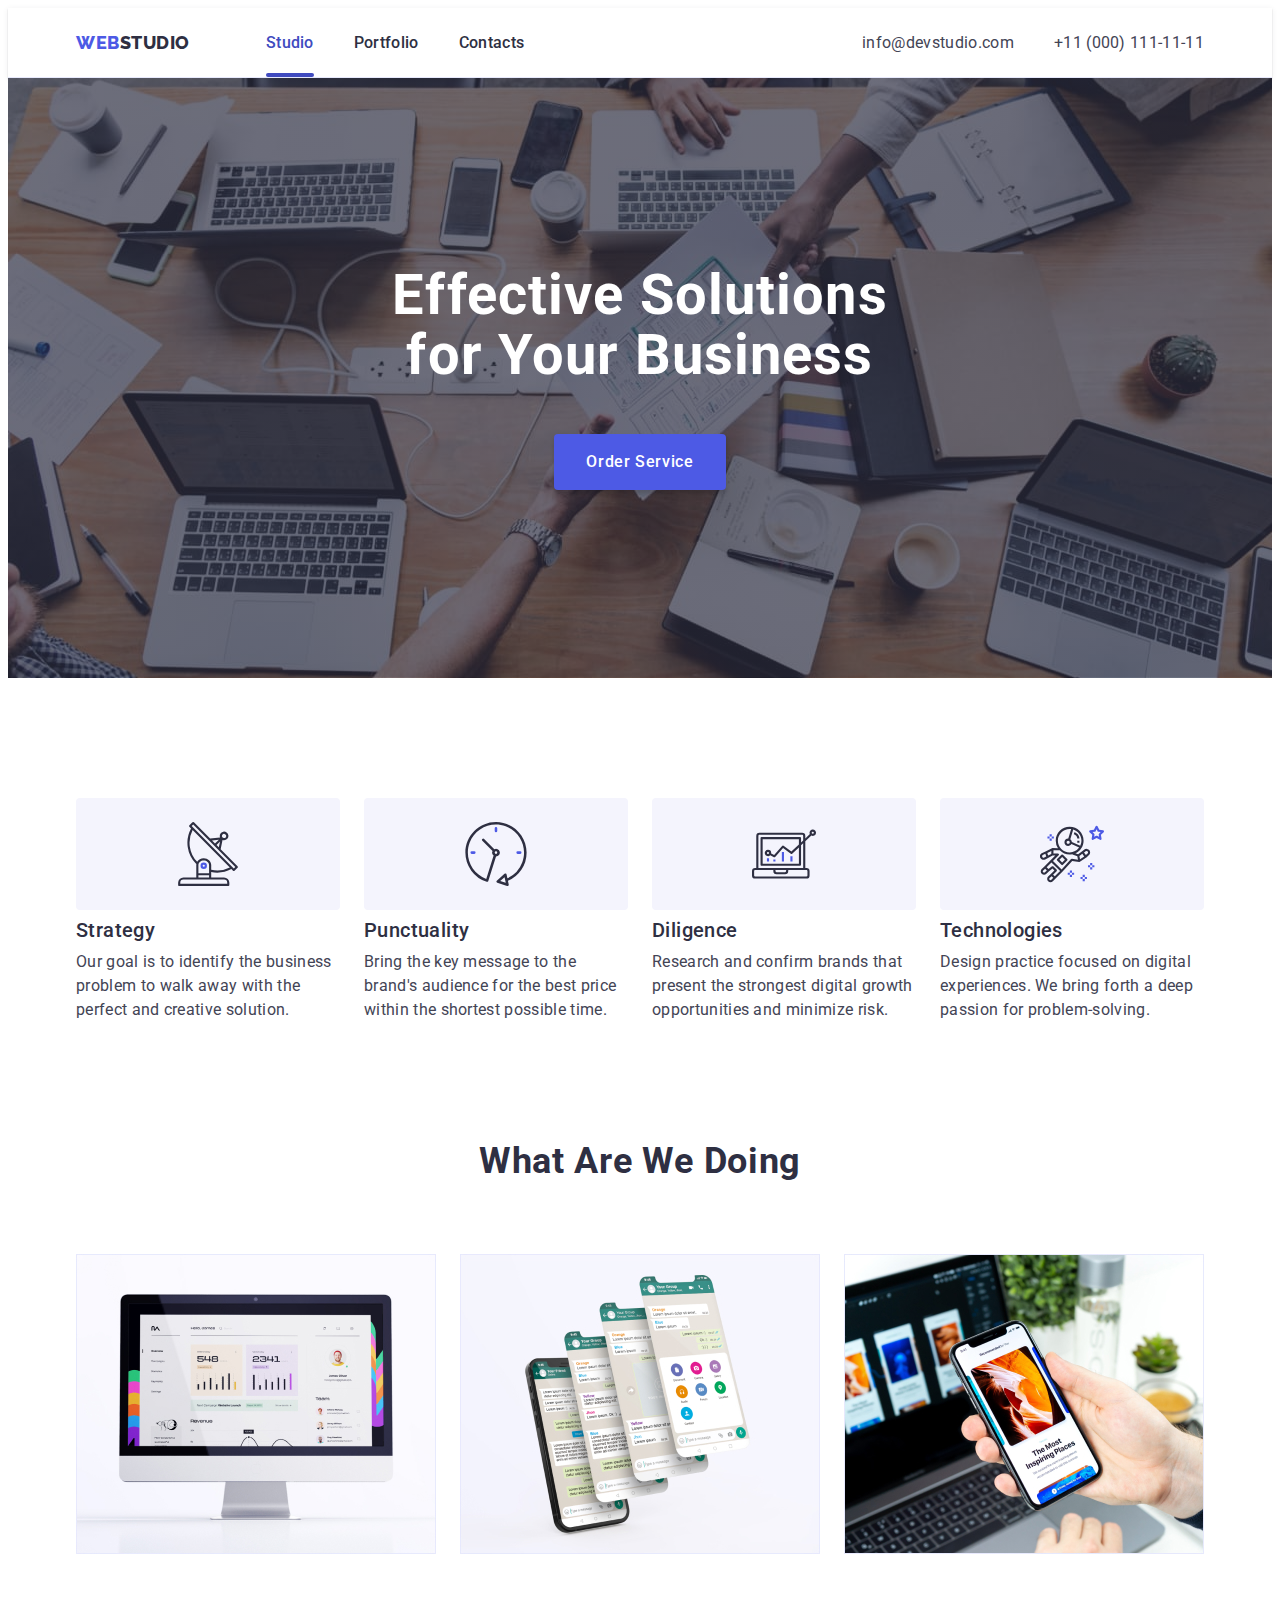
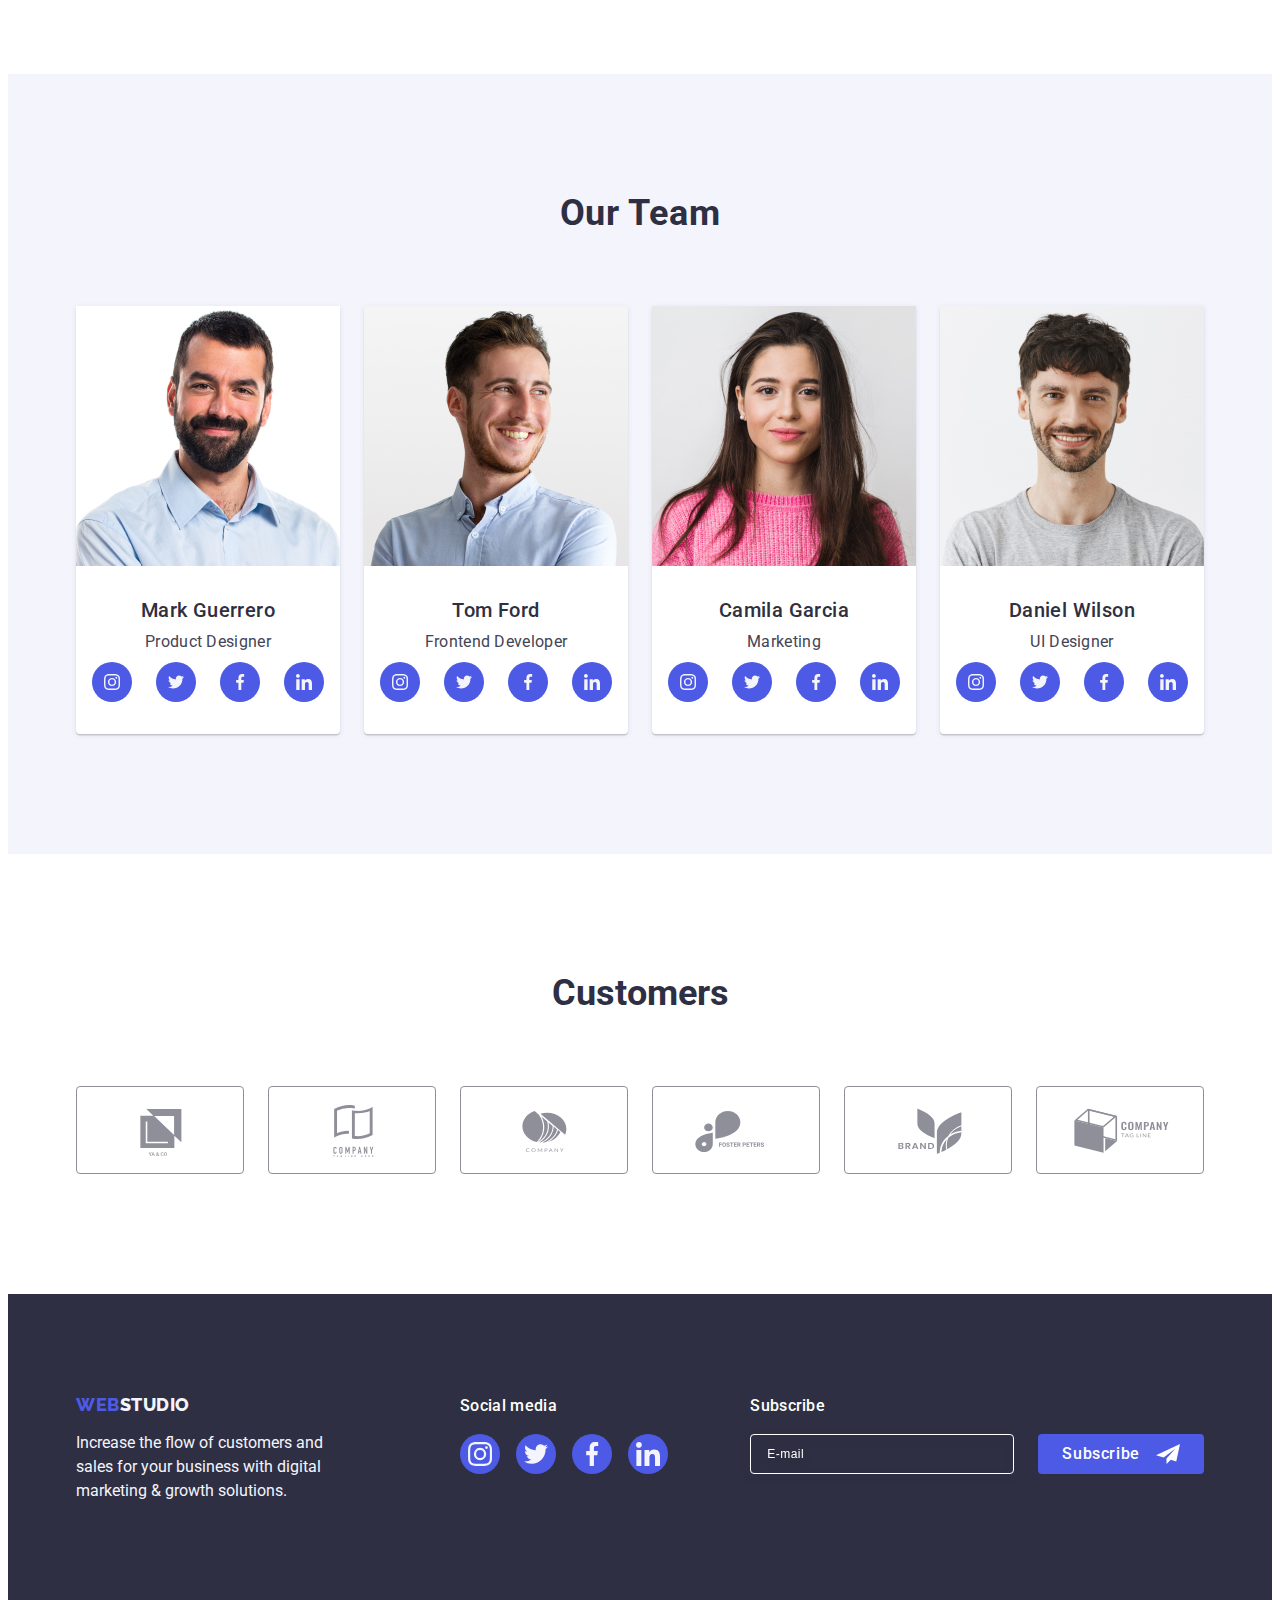
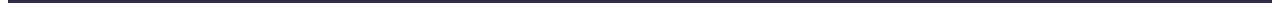
<file: index.html>
<!DOCTYPE html>
<html lang="en">
<head>
    <meta charset="UTF-8">
    <meta http-equiv="X-UA-Compatible" content="IE=edge">
    <meta name="viewport" content="width=device-width, initial-scale=1.0">
    <title>Document</title>
    <link rel="preconnect" href="https://fonts.googleapis.com">
    <link rel="preconnect" href="https://fonts.gstatic.com" crossorigin>
    <link href="https://fonts.googleapis.com/css2?family=Raleway:wght@800&family=Roboto:wght@400;500;700;900&display=swap"
      rel="stylesheet">
      <link rel="stylesheet" href="https://cdnjs.cloudflare.com/ajax/libs/modern-normalize/2.0.0/modern-normalize.min.css" integrity="sha512-4xo8blKMVCiXpTaLzQSLSw3KFOVPWhm/TRtuPVc4WG6kUgjH6J03IBuG7JZPkcWMxJ5huwaBpOpnwYElP/m6wg==" crossorigin="anonymous" referrerpolicy="no-referrer" />
    <link rel="stylesheet" href="./css/styles.css">
</head>
  <body class="page">
    <header class="page-header">
      <div class="container header-container">
        <nav class="header-nav">
          <a href="./index.html" class="logo-link link">Web<span class="logo-link-color">Studio</span>
          </a>
          <ul class="site-nav list">
            <li class="item"><a href="./index.html" class="nav-list list link current">Studio</a></li>
            <li class="item"><a href="./portfolio.html" class="nav-list list link">Portfolio</a></li>
            <li class="item"><a href="" class="nav-list list link">Contacts</a></li>
          </ul>
        </nav>
        <address class="address">
          <ul class="address-list list">
            <li class="item"><a href="mailto:info@devstudio.com" class="address-link link">info@devstudio.com</a></li>
            <li class="item"><a href="tel:+110001111111" class="address-link link">+11 (000) 111-11-11</a></li>
          </ul>
        </address>
      </div>
    </header>
    <main>    
    <section class="hero">
      <div class="container">
          <h1 class="hero-title">Effective Solutions for Your Business</h1>
          <button type="button" class="hero-button" data-modal-open>Order Service</button>
      </div>
    </section>
    <section class="features">
      <div class="container">
        <h2 class="visually-hidden">Our Features</h2>
        <ul class="list benefits">
          <li class="benefits-list">
            <div class="benefits-icons">
              <svg class="features-icons" width="64" height="64">
                <use href="./images/icons.svg#icon-antenna"></use>
              </svg>
            </div>
            <h3 class="features-list">Strategy</h3>
            <p class="features-list-text">
              Our goal is to identify the business
              problem to walk away with the perfect and creative solution.
            </p>
          </li>
          <li class="benefits-list">
             <div class="benefits-icons">
              <svg class="features-icons" width="64" height="64">
                <use href="./images/icons.svg#icon-clock"></use>
              </svg>
            </div>
            <h3 class="features-list">Punctuality</h3>
            <p class="features-list-text">
              Bring the key message to the brand's audience for the best price within the shortest possible time.
            </p>
          </li>
          <li class="benefits-list">
             <div class="benefits-icons">
              <svg class="features-icons" width="64" height="64">
                <use href="./images/icons.svg#icon-diagram"></use>
              </svg>
            </div>
            <h3 class="features-list">Diligence</h3>
            <p class="features-list-text">
              Research and confirm brands that present the strongest digital growth opportunities and minimize risk.
            </p>
          </li>
          <li class="benefits-list">
             <div class="benefits-icons">
              <svg class="features-icons" width="64" height="64">
                <use href="./images/icons.svg#icon-astronaut"></use>
              </svg>
            </div>
            <h3 class="features-list">Technologies</h3>
            <p class="features-list-text">
              Design practice focused on digital experiences. We bring forth a deep passion for problem-solving.
            </p>
          </li>
        </ul>
      </div>
    </section>
    <section class="work">
      <div class="container">
        <h2 class="work-title">What are we doing</h2>
        <ul class="list work-item">
          <li class="work-pic">
            <img src="./images/mac.jpg" alt="monitor" width="360" />
          </li>
          <li class="work-pic">
            <img src="./images/screenshot.jpg" alt="screenshots" width="360" />
          </li>
          <li class="work-pic">
            <img src="./images/phone.jpg" alt="smartphone" width="360" />
          </li>
        </ul>
        </div>
        </section>
    <section class="team">
        <div class="container">  
          <h2 class="team-title">Our Team</h2>
          <ul class="list team-content">
            <li class="team-list">
              <img src="./images/img.jpg" alt="Product Designer" width="264" />
               <div class="team-description">
                <h3 class="team-list-title">Mark Guerrero</h3>
                <p class="team-item">
                  Product Designer
                </p>
                <ul class="team-soc-list list">
                  <li class="team-soc-item">
                    <a 
                       href="" 
                       class="team-soc-link link" 
                       target="_blank" 
                       rel="noopener noreferrer">
                      <svg class="team-soc-icon" width="16" height="16">
                        <use href="./images/icons.svg#icon-instagram-2"></use>
                      </svg> 
                    </a>
                  </li>
                  <li class="team-soc-item">
                    <a 
                       href="" 
                       class="team-soc-link link" 
                       target="_blank" 
                       rel="noopener noreferrer">
                      <svg class="team-soc-icon" width="16" height="16">
                        <use href="./images/icons.svg#icon-twitter-1"></use>
                      </svg>
                    </a>
                  </li>
                  <li class="team-soc-item">
                    <a 
                       href="" 
                       class="team-soc-link link" 
                       target="_blank" 
                       rel="noopener noreferrer">
                      <svg class="team-soc-icon" width="16" height="16">
                        <use href="./images/icons.svg#icon-facebook-1"></use>
                      </svg>
                    </a>
                  </li>
                  <li class="team-soc-item">
                    <a 
                       href="" 
                       class="team-soc-link link" 
                       target="_blank" 
                       rel="noopener noreferrer">
                      <svg class="team-soc-icon" width="16" height="16">
                        <use href="./images/icons.svg#icon-linkedin-1"></use>
                      </svg>
                    </a>
                  </li>
                </ul>
               </div>
            </li>
            <li class="team-list">
              <img src="./images/TF.jpg" alt="Frontend Developer" width="264" />
               <div class="team-description">
                <h3 class="team-list-title">Tom Ford</h3>
                <p class="team-item">
                  Frontend Developer
                </p>
                <ul class="team-soc-list list">
                  <li class="team-soc-item">
                    <a href="" class="team-soc-link link" target="_blank" rel="noopener noreferrer">
                      <svg class="team-soc-icon" width="16" height="16">
                        <use href="./images/icons.svg#icon-instagram-2"></use>
                      </svg>
                    </a>
                  </li>
                  <li class="team-soc-item">
                    <a href="" class="team-soc-link link" target="_blank" rel="noopener noreferrer">
                      <svg class="team-soc-icon" width="16" height="16">
                        <use href="./images/icons.svg#icon-twitter-1"></use>
                      </svg>
                    </a>
                  </li>
                  <li class="team-soc-item">
                    <a href="" class="team-soc-link link" target="_blank" rel="noopener noreferrer">
                      <svg class="team-soc-icon" width="16" height="16">
                        <use href="./images/icons.svg#icon-facebook-1"></use>
                      </svg>
                    </a>
                  </li>
                  <li class="team-soc-item">
                    <a href="" class="team-soc-link link" target="_blank" rel="noopener noreferrer">
                      <svg class="team-soc-icon" width="16" height="16">
                        <use href="./images/icons.svg#icon-linkedin-1"></use>
                      </svg>
                    </a>
                  </li>
                </ul>
               </div> 
            </li>
            <li class="team-list">
              <img src="./images/CG.jpg" alt="Marketing" width="264" />
               <div class="team-description">
                <h3 class="team-list-title">Camila Garcia</h3>
                <p class="team-item">
                  Marketing
                </p>
                <ul class="team-soc-list list">
                  <li class="team-soc-item">
                    <a href="" class="team-soc-link link" target="_blank" rel="noopener noreferrer">
                      <svg class="team-soc-icon" width="16" height="16">
                        <use href="./images/icons.svg#icon-instagram-2"></use>
                      </svg>
                    </a>
                  </li>
                  <li class="team-soc-item">
                    <a href="" class="team-soc-link link" target="_blank" rel="noopener noreferrer">
                      <svg class="team-soc-icon" width="16" height="16">
                        <use href="./images/icons.svg#icon-twitter-1"></use>
                      </svg>
                    </a>
                  </li>
                  <li class="team-soc-item">
                    <a href="" class="team-soc-link link" target="_blank" rel="noopener noreferrer">
                      <svg class="team-soc-icon" width="16" height="16">
                        <use href="./images/icons.svg#icon-facebook-1"></use>
                      </svg>
                    </a>
                  </li>
                  <li class="team-soc-item">
                    <a href="" class="team-soc-link link" target="_blank" rel="noopener noreferrer">
                      <svg class="team-soc-icon" width="16" height="16">
                        <use href="./images/icons.svg#icon-linkedin-1"></use>
                      </svg>
                    </a>
                  </li>
                </ul>
               </div>
            </li>
            <li class="team-list">
              <img src="./images/DW.jpg" alt="UI Designer" width="264" />
               <div class="team-description">
                <h3 class="team-list-title">Daniel Wilson</h3>
                <p class="team-item">
                  UI Designer
                </p>
                <ul class="team-soc-list list">
                  <li class="team-soc-item">
                    <a href="" class="team-soc-link link" target="_blank" rel="noopener noreferrer">
                      <svg class="team-soc-icon" width="16" height="16">
                        <use href="./images/icons.svg#icon-instagram-2"></use>
                      </svg>
                    </a>
                  </li>
                  <li class="team-soc-item">
                    <a href="" class="team-soc-link link" target="_blank" rel="noopener noreferrer">
                      <svg class="team-soc-icon" width="16" height="16">
                        <use href="./images/icons.svg#icon-twitter-1"></use>
                      </svg>
                    </a>
                  </li>
                  <li class="team-soc-item">
                    <a href="" class="team-soc-link link" target="_blank" rel="noopener noreferrer">
                      <svg class="team-soc-icon" width="16" height="16">
                        <use href="./images/icons.svg#icon-facebook-1"></use>
                      </svg>
                    </a>
                  </li>
                  <li class="team-soc-item">
                    <a href="" class="team-soc-link link" target="_blank" rel="noopener noreferrer">
                      <svg class="team-soc-icon" width="16" height="16">
                        <use href="./images/icons.svg#icon-linkedin-1"></use>
                      </svg>
                    </a>
                  </li>
                </ul>
               </div>
            </li>
          </ul>
      </div>
    </section>
    <section class="customers">
      <div class="container">
        <h2 class="customers-title">Customers</h2>
        <ul class="customers-list list">
          <li class="customers-item">
            <a href="" class="customers-link link">
              <svg class="customers-icon" width="104" height="56">
                <use href="./images/icons.svg#icon-Logo1"></use>
              </svg>
            </a>
          </li>
          <li class="customers-item">
            <a href="" class="customers-link link">
              <svg class="customers-icon" width="104" height="56">
                <use href="./images/icons.svg#icon-Logo2"></use>
              </svg>
            </a>
          </li>
          <li class="customers-item">
            <a href="" class="customers-link link">
              <svg class="customers-icon" width="104" height="56">
                <use href="./images/icons.svg#icon-Logo3"></use>
              </svg>
            </a>
          </li>
          <li class="customers-item">
            <a href="" class="customers-link link">
              <svg class="customers-icon" width="104" height="56">
                <use href="./images/icons.svg#icon-Logo4"></use>
              </svg>
            </a>
          </li>
          <li class="customers-item">
            <a href="" class="customers-link link">
              <svg class="customers-icon" width="104" height="56">
                <use href="./images/icons.svg#icon-Logo5"></use>
              </svg>
            </a>
          </li>
          <li class="customers-item">
            <a href="" class="customers-link link">
              <svg class="customers-icon" width="104" height="56">
                <use href="./images/icons.svg#icon-Logo6"></use>
              </svg>
            </a>
          </li>
        </ul>
      </div>

    </section>
    </main>
    <footer class="footer link">
      <div class="container footer-container">
        <div class="footer-begin"><a href="./index.html" class="footer-logo link">Web<span class="footer-logo-s link">Studio</span>
        </a>
        <p class="footer-text">
          Increase the flow of customers and sales for your business with digital marketing & growth solutions.
        </p>
        </div>
        <div class="footer-soc">
         <p class="footer-soc-title">Social media</p>
          <ul class="footer-soc-list list">
            <li class="footer-soc-item">
              <a href="" class="footer-soc-link link" target="_blank" rel="noopener noreferrer">
                <svg class="footer-soc-icon" width="24" height="24">
                  <use href="./images/icons.svg#icon-instagram-2"></use>
                </svg>
              </a>
            </li>
            <li class="footer-soc-item">
              <a href="" class="footer-soc-link link" target="_blank" rel="noopener noreferrer">
                <svg class="footer-soc-icon" width="24" height="24">
                  <use href="./images/icons.svg#icon-twitter-1"></use>
                </svg>
              </a>
            </li>
            <li class="footer-soc-item">
              <a href="" class="footer-soc-link link" target="_blank" rel="noopener noreferrer">
                <svg class="footer-soc-icon" width="24" height="24">
                  <use href="./images/icons.svg#icon-facebook-1"></use>
                </svg>
              </a>
            </li>
            <li class="footer-soc-item">
              <a href="" class="footer-soc-link link" target="_blank" rel="noopener noreferrer">
                <svg class="footer-soc-icon" width="24" height="24">
                  <use href="./images/icons.svg#icon-linkedin-1"></use>
                </svg>
              </a>
            </li>
          </ul>
        </div>
        <div class="footer-subscribe">
          <p class="footer-subscribe-title">Subscribe</p>
          <form class="subscribe-field">
          <label for="email" class="footer-subscribe-lable">
            <input id="email" class="subscribe-input" type="email" name="email" placeholder="E-mail" />
          </label>
          <button type="submit" class="footer-subscribe-button">Subscribe
            <svg class="subscribe-icon" width="24" height="24">
              <use href="./images/icons.svg#icon-subscribe"></use>
            </svg>
          </button>
          </form>
        </div>
      </div>
    </footer>
   <div class="backdrop is-hidden" data-modal>
     <div class="modal">
      <button type="button" class="modal-close" data-modal-close>
        <svg class="modal-close-icon" width="8" height="8">
          <use href="./images/icons.svg#icon-close-black"></use>
        </svg>
      </button>
      <p class="modal-title">Leave your contacts and we will call you back</p>
      <form>
        <div class="modal-field">
          <label for="user-name" class="input-label">Name</label>
          <div class="input-wrap">
            <input id="user-name" type="text" name="user-name" class="modal-input">
            <svg class="modal-icon" width="18" height="24">
              <use href="./images/icons.svg#icon-person-black"></use>
            </svg>
          </div>
        </div>
        <div class="modal-field">
          <label for="user-tel" class="input-label">Phone</label>
          <div class="input-wrap">
            <input id="user-tel" type="text" name="user-tel" class="modal-input">
            <svg class="modal-icon" width="18" height="24">
              <use href="./images/icons.svg#icon-phone-black"></use>
            </svg>
          </div>
        </div>
        <div class="modal-field">
          <label for="user-email" class="input-label">Email</label>
          <div class="input-wrap">
            <input id="user-email" type="text" name="user-email" class="modal-input">
            <svg class="modal-icon" width="18" height="24">
              <use href="./images/icons.svg#icon-email-black"></use>
            </svg>
          </div>
        </div>
        <div class="comment-field">
          <label for="user-comment" class="input-label">Comment</label>
          <textarea name="user-comment" id="user-comment" class="modal-comment" placeholder="Text input" ></textarea>
        </div>
        <div class="check-field">
          <input 
            type="checkbox" 
            id="user-privacy" 
            name="user-privacy" 
            value="true" 
            class="modal-check visually-hidden"> 
          <label for="user-privacy" class="check-text"><span class="privacy">
            <svg class="check-icon" width="10" height="8">
              <use href="./images/icons.svg#icon-vector"></use>
            </svg>
          </span> I accept the terms and conditions of the <a href="" class="check-privacy">Privacy Policy</a> </label>
        </div>
        <button type="submit" class="modal-button">Send</button>
      </form>
     </div>   
   </div> 
  <script src="./js/modal.js"></script>
  </body>
 
</html>
</file>
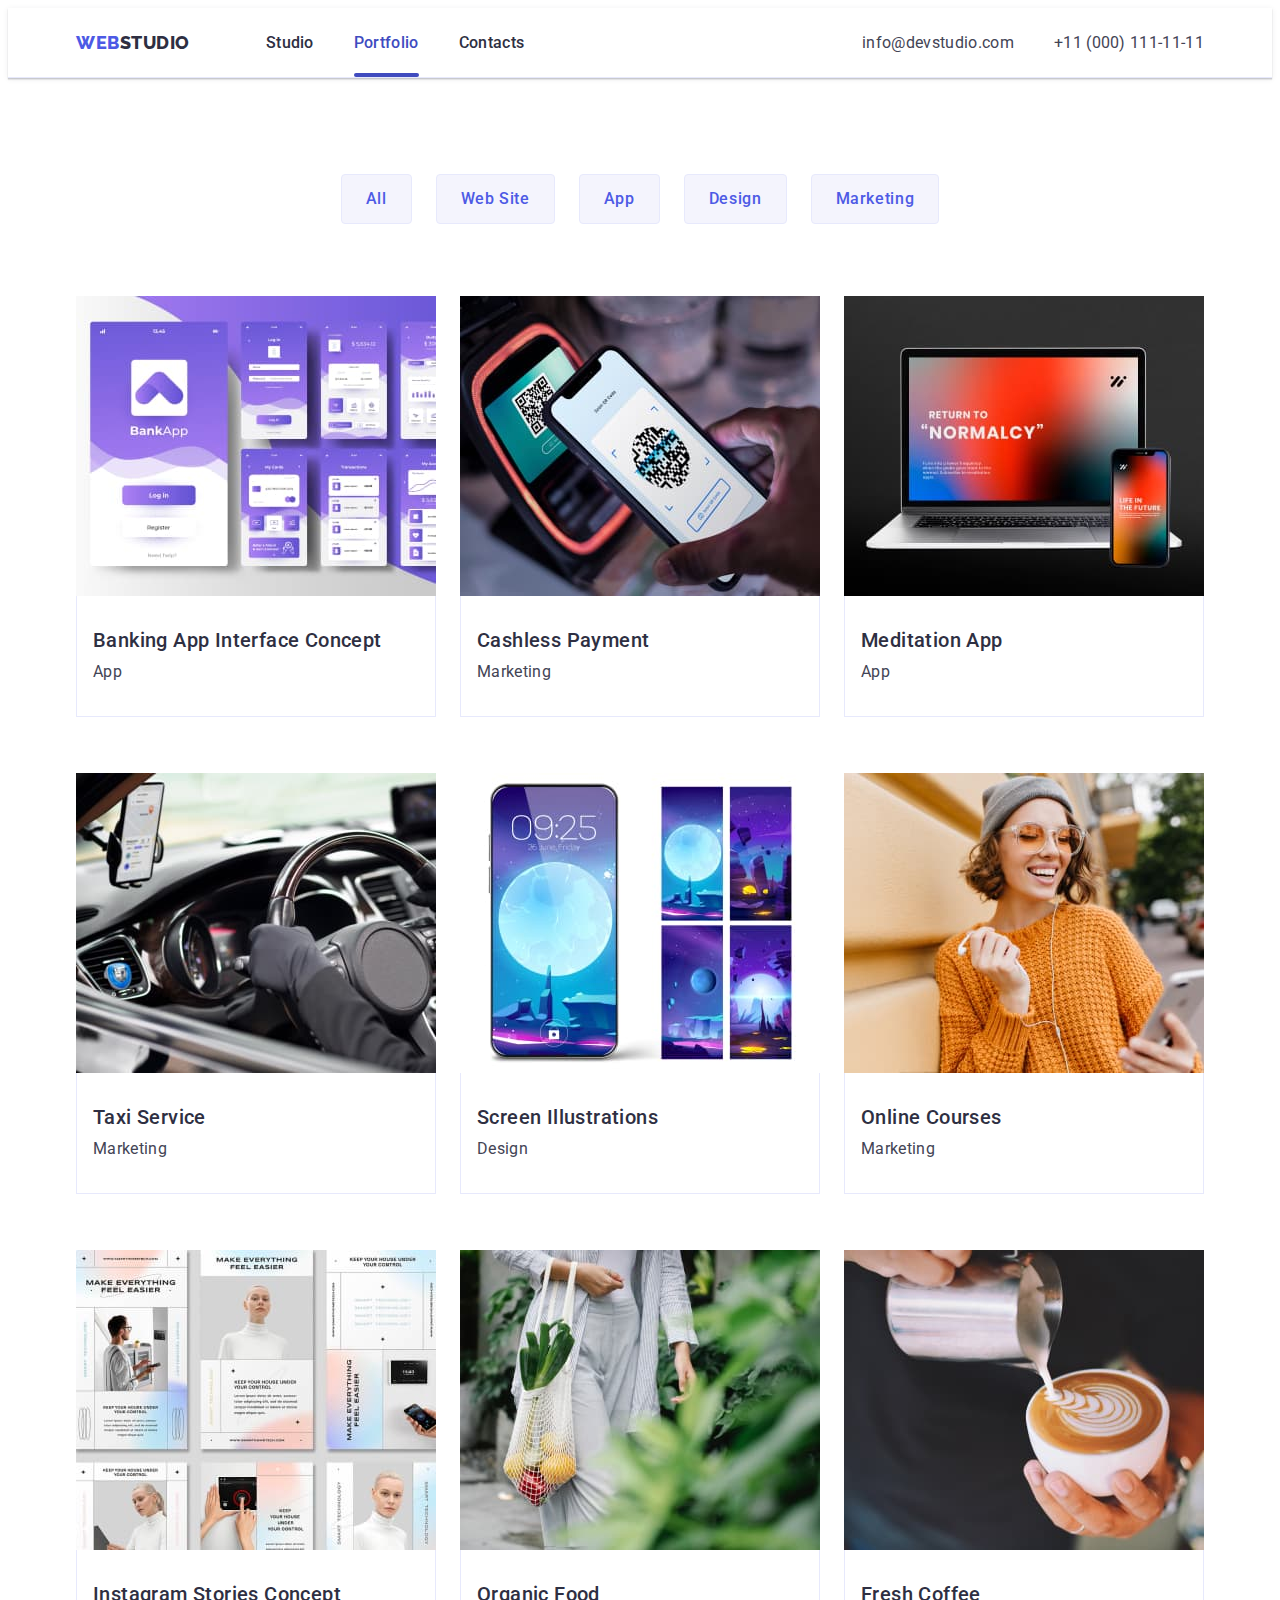
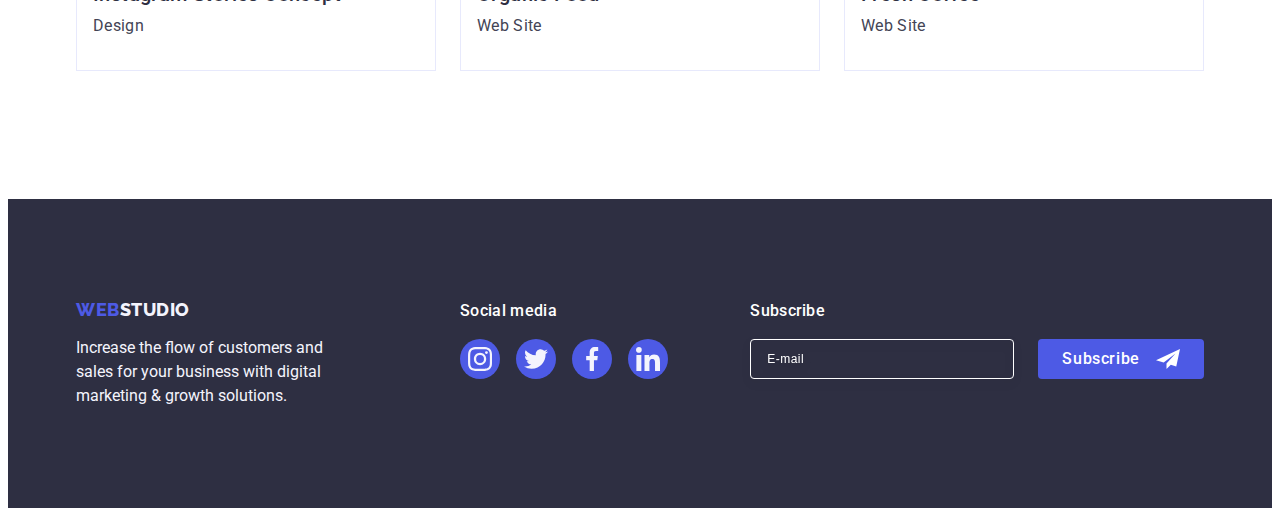
<file: portfolio.html>
<!DOCTYPE html>
<html lang="en">
<head>
    <meta charset="UTF-8">
    <meta http-equiv="X-UA-Compatible" content="IE=edge">
    <meta name="viewport" content="width=device-width, initial-scale=1.0">
    <title>Portfolio</title>
    <link rel="preconnect" href="https://fonts.googleapis.com">
    <link rel="preconnect" href="https://fonts.gstatic.com" crossorigin>
    <link href="https://fonts.googleapis.com/css2?family=Raleway:wght@800&family=Roboto:wght@400;500;700;900&display=swap"
        rel="stylesheet">
    <link rel="stylesheet" href="https://cdnjs.cloudflare.com/ajax/libs/modern-normalize/2.0.0/modern-normalize.min.css"
            integrity="sha512-4xo8blKMVCiXpTaLzQSLSw3KFOVPWhm/TRtuPVc4WG6kUgjH6J03IBuG7JZPkcWMxJ5huwaBpOpnwYElP/m6wg=="
            crossorigin="anonymous" referrerpolicy="no-referrer" />

    <link rel="stylesheet" href="./css/styles.css">
</head>
<body class="page">
    <header class="page-header">
    <div class="container header-container">
      <nav class="header-nav">
        <a href="./index.html" class="logo-link link">Web<span class="logo-link-color">Studio</span>
        </a>
        <ul class="site-nav list">
          <li class="item"><a href="./index.html" class="nav-list list link">Studio</a></li>
          <li class="item"><a href="./portfolio.html" class="nav-list list link current">Portfolio</a></li>
          <li class="item"><a href="" class="nav-list list link">Contacts</a></li>
        </ul>
      </nav>
      <address class="address">
        <ul class="address-list list">
          <li><a href="mailto:info@devstudio.com" class="address-link link">info@devstudio.com</a></li>
          <li><a href="tel:+110001111111" class="address-link link">+11 (000) 111-11-11</a></li>
        </ul>
      </address>
    </div>
    </header>
    <main>
        <section class="examples">
          <div class="container">
            <h1 class="examples-title" hidden="">Examples</h1>
            <ul class="list examples-button">
              <li><button type="button" class="examples-btn">All</button></li>
              <li><button type="button" class="examples-btn">Web Site</button></li>
              <li><button type="button" class="examples-btn">App</button></li>
              <li><button type="button" class="examples-btn">Design</button></li>
              <li><button type="button" class="examples-btn">Marketing</button></li>
            </ul>
            <ul class="list examples-list">
              <li class="examples-meta">
                <a class="examples-link link" href="">
                  <div class="examples-cover">
                    <img src="./images/banking.jpg" alt="Banking" width="360" />
                    <p class="examples-cover-text">14 Stylish and User-Friendly App Design Concepts · Task Manager App · Calorie Tracker App
                      · Exotic Fruit Ecommerce App ·
                      Cloud Storage App
                    </p>
                  </div>
                  <div class="portfolio-desc">
                    <h2 class="portfolio-subtitle">Banking App Interface Concept</h2>
                    <p class="examples-item">App</p>
                  </div>
                </a>
              </li>
              <li class="examples-meta">
                <a class="examples-link link" href="">
                  <div class="examples-cover">
                    <img class="examples-img" src="./images/pay.jpg" alt="Online Pay" width="360" />
                    <p class="examples-cover-text">14 Stylish and User-Friendly App Design Concepts · Task Manager App · Calorie Tracker App
                      · Exotic Fruit Ecommerce App ·
                      Cloud Storage App
                    </p>
                  </div>
                  <div class="portfolio-desc">
                    <h2 class="portfolio-subtitle">Cashless Payment</h2>
                    <p class="examples-item">Marketing</p>
                  </div>
                </a>
              </li>
              <li class="examples-meta">
                <a class="examples-link link" href="">
                  <div class="examples-cover">
                    <img src="./images/apps.jpg" alt="Applications" width="360" />
                    <p class="examples-cover-text">14 Stylish and User-Friendly App Design Concepts · Task Manager App · Calorie Tracker App
                      · Exotic Fruit Ecommerce App ·
                      Cloud Storage App
                    </p>
                  </div>
                  <div class="portfolio-desc">
                    <h2 class="portfolio-subtitle">Meditation App</h2>
                    <p class="examples-item">App</p>
                  </div>
                </a>
              </li>
              <li class="examples-meta">
                <a class="examples-link link" href="">
                 <div class="examples-cover">
                  <img src="./images/taxi.jpg" alt="Taxi" width="360" />
                  <p class="examples-cover-text">14 Stylish and User-Friendly App Design Concepts · Task Manager App · Calorie Tracker App
                    · Exotic Fruit Ecommerce App ·
                    Cloud Storage App
                  </p>
                 </div>
                  <div class="portfolio-desc">
                    <h2 class="portfolio-subtitle">Taxi Service</h2>
                    <p class="examples-item">Marketing</p>
                  </div>
                </a>
              </li>
              <li class="examples-meta">
                <a class="examples-link link" href="">
                  <div class="examples-cover">
                    <img src="./images/illustrations.jpg" alt="Illustrations" width="360" />
                    <p class="examples-cover-text">14 Stylish and User-Friendly App Design Concepts · Task Manager App · Calorie Tracker App
                      · Exotic Fruit Ecommerce App ·
                      Cloud Storage App
                    </p>
                  </div>
                  <div class="portfolio-desc">
                    <h2 class="portfolio-subtitle">Screen Illustrations</h2>
                    <p class="examples-item">Design</p>
                  </div>
                </a>
              </li>
              <li class="examples-meta">
                <a class="examples-link link" href="">
                  <div class="examples-cover">
                    <img src="./images/study.jpg" alt="Courses" width="360" />
                    <p class="examples-cover-text">14 Stylish and User-Friendly App Design Concepts · Task Manager App · Calorie Tracker App
                      · Exotic Fruit Ecommerce App ·
                      Cloud Storage App
                    </p>
                  </div>
                  <div class="portfolio-desc">
                    <h2 class="portfolio-subtitle">Online Courses</h2>
                    <p class="examples-item">Marketing</p>
                  </div>
                </a>
              </li>
              <li class="examples-meta">
                <a class="examples-link link" href="">
                  <div class="examples-cover">
                    <img src="./images/stories.jpg" alt="Stories" width="360" />
                    <p class="examples-cover-text">14 Stylish and User-Friendly App Design Concepts · Task Manager App · Calorie Tracker App
                      · Exotic Fruit Ecommerce App ·
                      Cloud Storage App
                    </p>
                  </div>
                  <div class="portfolio-desc">
                    <h2 class="portfolio-subtitle">Instagram Stories Concept</h2>
                    <p class="examples-item">Design</p>
                  </div>
                </a>
              </li>
              <li class="examples-meta">
                <a class="examples-link link" href="">
                  <div class="examples-cover">
                    <img src="./images/food.jpg" alt="Food" width="360" />
                    <p class="examples-cover-text">14 Stylish and User-Friendly App Design Concepts · Task Manager App · Calorie Tracker App
                      · Exotic Fruit Ecommerce App ·
                      Cloud Storage App
                    </p>
                  </div>
                  <div class="portfolio-desc">
                    <h2 class="portfolio-subtitle">Organic Food</h2>
                    <p class="examples-item">Web Site</p>
                  </div>
                </a>
              </li>
              <li class="examples-meta">
                <a class="examples-link link" href="">
                  <div class="examples-cover">
                    <img src="./images/coffee.jpg" alt="Coffee" width="360" />
                    <p class="examples-cover-text">14 Stylish and User-Friendly App Design Concepts · Task Manager App · Calorie Tracker App
                      · Exotic Fruit Ecommerce App ·
                      Cloud Storage App
                    </p>
                  </div>
                  <div class="portfolio-desc">
                    <h2 class="portfolio-subtitle">Fresh Coffee</h2>
                    <p class="examples-item">Web Site</p>
                  </div>
                </a>
              </li>
            </ul>
          </div>
        </section>
    </main>
    <footer class="footer link">
        <div class="container footer-container">
          <div class="footer-begin"><a href="./index.html" class="footer-logo link">Web<span
                class="footer-logo-s link">Studio</span>
            </a>
            <p class="footer-text">
              Increase the flow of customers and sales for your business with digital marketing & growth solutions.
            </p>
          </div>
          <div class="footer-soc">
            <p class="footer-soc-title">Social media</p>
            <ul class="footer-soc-list list">
              <li class="footer-soc-item">
                <a href="" class="footer-soc-link link" target="_blank" rel="noopener noreferrer">
                  <svg class="footer-soc-icon" width="24" height="24">
                    <use href="./images/icons.svg#icon-instagram-2"></use>
                  </svg>
                </a>
              </li>
              <li class="footer-soc-item">
                <a href="" class="footer-soc-link link" target="_blank" rel="noopener noreferrer">
                  <svg class="footer-soc-icon" width="24" height="24">
                    <use href="./images/icons.svg#icon-twitter-1"></use>
                  </svg>
                </a>
              </li>
              <li class="footer-soc-item">
                <a href="" class="footer-soc-link link" target="_blank" rel="noopener noreferrer">
                  <svg class="footer-soc-icon" width="24" height="24">
                    <use href="./images/icons.svg#icon-facebook-1"></use>
                  </svg>
                </a>
              </li>
              <li class="footer-soc-item">
                <a href="" class="footer-soc-link link" target="_blank" rel="noopener noreferrer">
                  <svg class="footer-soc-icon" width="24" height="24">
                    <use href="./images/icons.svg#icon-linkedin-1"></use>
                  </svg>
                </a>
              </li>
            </ul>
          </div>
          <div class="footer-subscribe">
            <p class="footer-subscribe-title">Subscribe</p>
            <form class="subscribe-field">
              <label for="email" class="footer-subscribe-lable">
                <input id="email" class="subscribe-input" type="email" name="email" placeholder="E-mail" />
              </label>
              <button type="submit" class="footer-subscribe-button">Subscribe
                <svg class="subscribe-icon" width="24" height="24">
                  <use href="./images/icons.svg#icon-subscribe"></use>
                </svg>
              </button>
            </form>
          </div>
        </div>
    </footer>
    
</body>
</html>
</file>
<file: css/styles.css>
html {
    box-sizing: border-box;
}

*, *::before, *::after {
    box-sizing: inherit;
}



:root {
    --primary-text-color: #434455;
    --title-text-color: #2E2F42;
    --accent-color: #4D5AE5;
    --primary-background-color: #ffffff;
    --secondary-background-color: #2E2F42;
    --team-background-color: #F4F4FD;
    --customers-links: #8E8F99;
}


body {
    background-color: #ffffff;
    color: var(--primary-text-color);
    font-family: 'Roboto', sans-serif;
}


/* колір тексту #434455 */
/* колір заголовків #2E2F42 */
/* білий #ffffff */
/* акцент #4D5AE5 */
/* основний колір фону #D9D9D9 */
/* другорядний колір фону #2E2F42 */
/* колір ховер #404BBF */
/* текст футер #F4F4FD */

p, h1, h2, h3, h4, h5, h6 {
    margin: 0;
}

ul, ol {
    margin: 0;
    padding: 0;
}
img {
    display: block;
}

.visually-hidden {
    position: absolute;
    width: 1px;
    height: 1px;
    margin: -1px;
    border: 0;
    padding: 0;
    white-space: nowrap;
    clip-path: inset(100%);
    clip: rect(0 0 0 0);
    overflow: hidden;
}

.container {
    width: 1158px;
    padding-left: 15px;
    padding-right: 15px;
    margin: 0 auto;
    /* outline: 2px solid red; */
}
/* Header */

.page-header {
    /* padding-top: 25px; */
    border-bottom: 1px solid #e7e9fc;
    box-shadow: 0px 2px 1px rgba(46, 47, 66, 0.08),
        0px 1px 1px rgba(46, 47, 66, 0.16),
        0px 1px 6px rgba(46, 47, 66, 0.08);
}

.header-container {
    display: flex;
    align-items: center;

}

.header-nav {
    display: flex;
    align-items: center;
}

.logo-link {
    padding-top: 24px;
    padding-bottom: 24px;
    margin-right: 76px;
    
    font-family: 'Raleway', sans-serif;
    font-style: normal;
    font-weight: 800;
    font-size: 18px;
    line-height: 1.17;
    letter-spacing: 0.03em;
    text-transform: uppercase;
    color: #4d5ae5;
    text-decoration: none;
}
.logo-link-color {
     color: #2e2f42;
}
.link {
    text-decoration: none;
}
.list {
    list-style: none;
}
    
 .site-nav {
    display: flex;
    align-items: center;
    /* padding: 24px 0; */
    gap: 40px;

    font-style: normal;
    font-weight: 500;
    font-size: 16px;
    line-height: 1.5;
    letter-spacing: 0.02em;
    color: var(--title-text-color);
} 



.nav-list {
    padding: 24px 0;

    font-style: normal;
    font-weight: 500;
    font-size: 16px;
    line-height: 1.5;
    letter-spacing: 0.02em;
    color: var(--title-text-color);
    position: relative;
    transition: color 250ms cubic-bezier(0.4, 0, 0.2, 1);
}


.nav-list.current::after {
    content: '';
    display: block;
    width: 100%;
    height: 4px;
    border-radius: 2px;
    background-color: #404BBF;
    position: absolute;
    bottom: -1px;

}
.nav-list:hover,
.nav-list:focus,
.nav-list.current {
    color: #404bbf;
}

/* Address */

.address {
    font-style: normal;
    margin-left: auto;
   
}

/* .address-list .item:last-child {
    margin-left: 40px;
} */
.address-list {
    display: flex;
    align-items: center;
    margin-left: auto;
    gap: 40px;
   

font-style: normal;
font-weight: 400;
font-size: 16px;
line-height: 1.5;
letter-spacing: 0.02em;
color: #434455
}
.address-link {
    font-style: normal;
    font-weight: 400;
    font-size: 16px;
    line-height: 1.5;
    letter-spacing: 0.02em;
    color: #434455;
    transition: color 250ms cubic-bezier(0.4, 0, 0.2, 1);
    
}

.address-link:hover,
.address-link:focus {
    color: #404bbf;
}


/* Hero */
.hero {
    background-color: var(--secondary-background-color);
    background-image: linear-gradient(rgba(46, 47, 66, 0.7), rgba(46, 47, 66, 0.7)) ,url(../images/people-office.jpg);
    background-repeat: no-repeat;
    background-position: center;
    background-size: cover;
    max-width: 1440px;
    margin-left: auto;
    margin-right: auto;
    text-align: center;
    padding-top: 188px;
    padding-bottom: 188px;

}
.hero-title {
    
    max-width: 496px;
    margin: 0 auto;
    font-weight: 700;
    font-size: 56px;
    line-height: 1.07;
    letter-spacing: 0.02em;
    color: #ffffff;
    margin-bottom: 48px;
    /* padding-top: 188px; */
    
    
}   
.hero-button {
    display: block;
    padding: 16px 32px;
    min-width: 169px;
    height: 56px;
    border: none;
    margin: 0 auto;
    

    font-family: 'Roboto', sans-serif;
    font-weight: 500;
    font-size: 16px;
    line-height: 1.5;
    letter-spacing: 0.04em;
    color: #ffffff;
    background-color: #4D5AE5;
    cursor: pointer;
    /* margin-bottom: 188px; */
    border-radius: 4px;
    box-shadow: 0px 4px 4px rgba(0, 0, 0, 0.15);
    transition: background-color 250ms cubic-bezier(0.4, 0, 0.2, 1);
}
.hero-button:hover {
    background-color: #404BBF;
}
.hero-button:focus {
    background-color: #404BBF;
}


/* Features */

.benefits-icons {
    display: flex;
    align-items: center;
    justify-content: center;

    width: 264px;
    height: 112px;
    left: 0px;
    top: 0px;
    background: #F4F4FD;
    border-radius: 4px;
    text-align: center;
    margin-bottom: 8px;
}

.features-icons {
    width: 64px;
    height: 64px;
    margin: 24px 100px;
}

.benefits {
    display: flex;
    gap: 24px;
    
}
.benefits-list {
    flex-basis: calc((100% - 3 * 24px) / 4);
}

.features {
    padding-top: 120px;
    padding-bottom: 120px;
}

.features-list {
    margin-bottom: 8px;

    font-weight: 500;
    font-size: 20px;
    line-height: 1.2;
    letter-spacing: 0.02em;
    color: var(--title-text-color);
}
.features-list-text {
    font-weight: 400;
    font-size: 16px;
    line-height: 1.5;
    letter-spacing: 0.02em;
    color: #434455;
    margin-top: 8px;
}
/* Work */

.work-item {
    display: flex;
    gap: 24px;
}

.work {
    padding-top: 0;
    padding-bottom: 120px;
}

.work-title {
   
    margin-bottom: 72px;

    font-weight: 700;
    font-size: 36px;
    line-height: 1.11;
    text-align: center;
    letter-spacing: 0.02em;
    text-transform: capitalize;
    color: var(--title-text-color);
}
.work-pic {

}
/* Team */


.team {
    background-color: #F4F4FD;
    padding-top: 120px;
    padding-bottom: 120px;
}
.team-content {
    display: flex;
    gap: 24px;

}

.team-list {
    background-color: #FFFFFF;
    border-radius: 0px 0px 4px 4px;
    box-shadow: 0px 1px 6px rgba(46, 47, 66, 0.08),
        0px 1px 1px rgba(46, 47, 66, 0.16),
        0px 2px 1px rgba(46, 47, 66, 0.08);
}

.team-description {
    padding: 32px 16px;
    
    }
.team-title {
    margin-bottom: 72px;
    font-weight: 700;
    font-size: 36px;
    line-height: 1.11;
    text-align: center;
    letter-spacing: 0.02em;
    text-transform: capitalize;
    color: var(--title-text-color);
}
.team-list-title {
    margin-bottom: 8px;
    

    font-weight: 500;
    font-size: 20px;
    line-height: 1.2;
    letter-spacing: 0.02em;
    color: var(--title-text-color);
    text-align: center;
    
   
}
.team-item {
    font-weight: 400;
    font-size: 16px;
    line-height: 1.5;
    letter-spacing: 0.02em;
    color: var(--primary-text-color);
    background-color: #ffffff;
    text-align: center;
    margin-bottom: 8px;
}

.team-soc-list {
    display: flex;
    justify-content: center;
    gap: 24px;
}

.team-soc-item {
    width: 40px;
    height: 40px;
    
}

.team-soc-link {
    width: 100%;
    height: 100%;
    background-color: #4D5AE5;
    border-radius: 50%;
    display: flex;
    align-items: center;
    justify-content: center;
    transition: background-color 250ms cubic-bezier(0.4, 0, 0.2, 1);
}

.team-soc-icon {
    fill: var(--team-background-color);
}


.team-soc-link:hover {
    background-color: #404BBF;
    transition: transform 250ms cubic-bezier(0.4, 0, 0.2, 1);
}
.team-soc-link:focus {
    background-color: #404bbf;
    transition: transform 250ms cubic-bezier(0.4, 0, 0.2, 1);
}


/* Customers */

.customers {
    padding: 120px 0;
    /* padding-bottom: 120px; */
    text-align: center;
}

.customers-title {
    /* margin: 0 auto; */
    margin-bottom: 72px;

    /* width: 183px;
    height: 40px; */
    font-weight: 700;
    font-size: 36px;
    line-height: 1.11;
    /* text-align: center; */
    /* letter-spacing: 0.02em; */
    color: var(--title-text-color);
}

.customers-list {
    display: flex;
    gap: 24px;
}

.customers-item {
    width: calc((100% - 120px) / 6);
    height: 88px;
    
}

.customers-link {
    color: var(--customers-links);
    width: 100%;
    height: 100%;
    border: 1px solid;
    border-radius: 4px;
    display: flex;
    align-items: center;
    justify-content: center;
    transition: border-color 250ms cubic-bezier(0.4, 0, 0.2, 1),
            color 250ms cubic-bezier(0.4, 0, 0.2, 1);
}

.customers-link:hover,
.customers-link:focus {
    border-color: #404BBF;
    color: #404BBF;
    transition: transform 250ms cubic-bezier(0.4, 0, 0.2, 1);
}
/* .customers-link:hover .customers-icon,
.cuxtomers-link:focus .customers-icon {
    color: #404bbf;
} */
 
.customers-icon {
    fill: currentColor;
} 

/* Examples */

.examples {
    padding-top: 96px;
    padding-bottom: 120px;
}

.examples-button {
    display: flex;
    gap: 24px;
    margin-bottom: 72px;
    justify-content: center;
}
.examples-btn {

    padding: 12px 24px;
    border: 1px solid #e7e9fc;

    font-family: 'Roboto', sans-serif;
    font-style: normal;
    font-weight: 500;
    font-size: 16px;
    line-height: 1.5;
    align-items: center;
    text-align: center;
    letter-spacing: 0.04em;
    color: var(--accent-color);
    background-color: #F4F4FD;
    cursor: pointer;
    border-radius: 4px;
    transition: color 250ms cubic-bezier(0.4, 0, 0.2, 1),
        background-color 250ms cubic-bezier(0.4, 0, 0.2, 1),
        border-color 250ms cubic-bezier(0.4, 0, 0.2, 1),
        box-shadow 250ms cubic-bezier(0.4, 0, 0.2, 1);
}
.examples-btn:hover {
    color: #FFFFFF;
    background-color: #404BBF;
    border: 1px solid transparent;
    box-shadow: 0px 3px 1px rgba(0, 0, 0, 0.1), 0px 2px 1px rgba(0, 0, 0, 0.08), 0px 2px 2px rgba(0, 0, 0, 0.12);
}
.examples-btn:focus {
    color: #FFFFFF;
    background-color: #404BBF;
    border: 1px solid transparent;
    box-shadow: 0px 3px 1px rgba(0, 0, 0, 0.1), 0px 2px 1px rgba(0, 0, 0, 0.08), 0px 2px 2px rgba(0, 0, 0, 0.12);
}

.examples-list {
    display: flex;
    flex-wrap: wrap;
    gap: 48px 24px;
}

.examples-meta {
    width: calc((100% - 48px) / 3);
    transition: box-shadow 250ms cubic-bezier(0.4, 0, 0.2, 1);
}

.examples-link:hover .examples-cover-text {
    transform: translateY(0%);
}
.examples-link:focus .examples-cover-text {
    transform: translateY(0%);
}

.examples-link {
    display: block;
    transition: box-shadow 250ms cubic-bezier(0.4, 0, 0.2, 1);
}
.examples-link:hover {
    box-shadow: 0px 1px 6px rgba(46, 47, 66, 0.08),
        0px 1px 1px rgba(46, 47, 66, 0.16),
        0px 2px 1px rgba(46, 47, 66, 0.08);
        /* transform: translateY(0%); */
}
.examples-link:focus {
    box-shadow: 0px 1px 6px rgba(46, 47, 66, 0.08),
        0px 1px 1px rgba(46, 47, 66, 0.16),
        0px 2px 1px rgba(46, 47, 66, 0.08);
        /* transform: translateY(0%); */
}

.examples-cover {
    position: relative;
    overflow: hidden;
}

.examples-cover-text {
    position: absolute;
    top: 0;
    font-weight: 400;
    font-size: 16px;
    line-height: 1.5;
    letter-spacing: 0.02em;
    color: #F4F4FD;
    padding: 40px 32px;
    background-color: var(--accent-color);
    height: 100%;
    transform: translateY(100%);
    transition: transform 250ms cubic-bezier(0.4, 0, 0.2, 1);
}


.portfolio-desc {
    padding: 32px 16px;
    border: 1px solid #e7e9fc;
    border-top: none;
    margin-bottom: 8px;
}
.portfolio-subtitle {
    margin-bottom: 8px;
    font-weight: 500;
    font-size: 20px;
    line-height: 1.2;
    letter-spacing: 0.02em;
    color: var(--title-text-color);
    
}

.examples-item {
    font-family: 'Roboto';
    font-style: normal;
    font-weight: 400;
    font-size: 16px;
    line-height: 1.5;
    letter-spacing: 0.02em;
    color: var(--primary-text-color);
    
}

/* Футер */
.footer {
    background-color: var(--secondary-background-color);
    padding: 100px 0;
}

.footer-container {
    display: flex;
    align-items: baseline;
}
.footer-begin {
    margin-right: 120px;
}

.footer-logo {
    display: inline-block;
    margin-bottom: 16px;

    color: var(--accent-color);
    font-family: Raleway, sans-serif;
    font-style: normal;
    font-weight: 800;
    font-size: 18px;
    line-height: 1.17;
    letter-spacing: 0.03em;
    text-transform: uppercase;
}

.footer-logo-s {
    color: #F4F4FD;
}

.footer-text {
   
    font-weight: 400;
    font-size: 16px;
    line-height: 1.5;
    color: #F4F4FD;
    width: 264px;
}

.footer-soc {
    
    text-align: center;
    margin-right: auto;
}

.footer-soc-title {
    margin-bottom: 16px;
    display: flex;
   
    font-weight: 500;
    font-size: 16px;
    line-height: 1.5;
    letter-spacing: 0.02em;
    color: var(--primary-background-color);
}

.footer-soc-list {
    display: flex;
    justify-content: center;
    gap: 16px;
}

.footer-soc-item {
    width: 40px;
    height: 40px;
   
}

.footer-soc-link {
    width: 100%;
    height: 100%;
    background-color: var(--accent-color);
    border-radius: 50%;
    display: flex;
    align-items: center;
    justify-content: center;
    transition: background-color 250ms cubic-bezier(0.4, 0, 0.2, 1);
}

.footer-soc-link:hover {
    background-color: #31D0AA;
    transition: transform 250ms cubic-bezier(0.4, 0, 0.2, 1);
}
.footer-soc-link:focus {
    background-color: #31D0AA;
    transition: transform 250ms cubic-bezier(0.4, 0, 0.2, 1);
}

.footer-soc-icon {
    width: 24px;
    height: 24px;
    fill: var(--team-background-color);
}

.footer-subscribe {
    /* display: inline-flex;
    gap: 24px; */
    /* justify-content: flex-end; */
}

.footer-subscribe-title {
    margin-bottom: 16px;
    font-weight: 500;
    font-size: 16px;
    line-height: 1.5;
    letter-spacing: 0.02em;
    color: #FFFFFF;
}

.subscribe-field {
    /* display: flex; */
    /* padding-left: 80px;  */
} 

.subscribe-input {
    width: 264px;
    height: 40px;
    border: 1px solid #FFFFFF;
    background-color: transparent;
    font-size: 12px;
    line-height: 1.5;
    letter-spacing: 0.04em;
    padding-left: 16px;
    filter: drop-shadow(0px 4px 4px rgba(0, 0, 0, 0.15));
    border-radius: 4px;
    color: #FFFFFF;
    cursor: pointer;
  
    
    transition: background-color 250ms cubic-bezier(0.4, 0, 0.2, 1);
}

.subscribe-input::placeholder {
    color: #FFFFFF;
}

.subscribe-input:focus {
    border: 1px solid var(--accent-color);
    outline: none;
}





.subscribe-field {
    display: flex;
}

.footer-subscribe-button {
    min-width: 165px;
    height: 40px;
    display: flex;
    align-items: center;
    font-family: 'Roboto', sans-serif;
    font-size: 16px;
    font-weight: 500;
    line-height: 1.5;
    letter-spacing: 0.04em;
    /* position: absolute; */
    margin-left: 24px;
    flex-direction: row;
    justify-content: center;
    padding: 8px 24px;
    gap: 16px;
    background-color: #4D5AE5;
    border: none;
    border-radius: 4px;
    color: #FFFFFF;
    cursor: pointer;
}



.subscribe-icon {
    fill: #FFFFFF;
    /* margin-left: 16px; */
}

.footer-subscribe-button:hover,
.footer-subscribe-button:focus {
    background-color: #404bbf;
    border: none;
}

.backdrop {
    position: fixed;
    width: 100%;
    height: 100%;
    background: rgba(46, 47, 66, 0.4);
    top: 0;
    transition: opacity 250ms cubic-bezier(0.4, 0, 0.2, 1), visibility 250ms cubic-bezier(0.4, 0, 0.2, 1);
}

.modal {
    padding: 72px 24px 24px 24px;
    position: absolute;
    top: 50%;
    left: 50%;
    transform: translate(-50%, -50%) scale(1);
    transition: transform 250ms cubic-bezier(0.4, 0, 0.2, 1);
    width: 408px;
    min-height: 584px;
    background: #FCFCFC;
    box-shadow: 0px 1px 1px rgba(0, 0, 0, 0.14), 
    0px 1px 3px rgba(0, 0, 0, 0.12), 
    0px 2px 1px rgba(0, 0, 0, 0.2);
    border-radius: 4px;
    /* padding: 24px; */
}

.backdrop.is-hidden .modal {
    transform: translate(-50%, -50%) scale(0);
}

.modal-close {
    width: 24px;
    height: 24px;
    border: 1px solid rgba(0, 0, 0, 0.1);
    background: #E7E9FC;
    border-radius: 50%;
    margin-left: auto;
    display: flex;
    align-items: center;
    justify-content: center;
    cursor: pointer;
    position: absolute;
    top: 24px;
    right: 24px;
    padding: 0;
    transition: background-color 250ms cubic-bezier(0.4, 0, 0.2, 1), border 250ms cubic-bezier(0.4, 0, 0.2, 1);
}

.modal-close-icon {
    transition: fill 250ms cubic-bezier(0.4, 0, 0.2, 1);
}

.modal-close:hover,
.modal-close:focus {
    background-color: #404bbf;
    border: none;
}

.modal-close:hover .modal-close-icon,
.modal-close:focus .modal-close-icon {
    fill: white;
}

.is-hidden {
    visibility: hidden;
    opacity: 0;
    pointer-events: none;
}

.modal-title {
    font-weight: 500;
    font-size: 16px;
    line-height: 1.5;
    text-align: center;
    letter-spacing: 0.02em;
    color: #2E2F42;
    margin-bottom: 16px;
   
}

.modal-field {
   margin-bottom: 8px;
}
.input-wrap {
   position: relative;
}

.modal-input {
    width: 100%;
    height: 40px;
    border: 1px solid rgba(46, 47, 66, 0.4);
    border-radius: 4px;
    cursor: pointer;
    padding-left: 38px;
    background-color: transparent;
    outline: transparent;
    transition: border-color 250ms cubic-bezier(0.4, 0, 0.2, 1);
    
}

.comment-field {
    margin-bottom: 16px;
}

.modal-input:focus,
.modal-input:hover {
    border-color: #4D5AE5;
}

.modal-input:focus + .modal-icon,
.modal-input:hover + .modal-icon {
    fill: #4D5AE5;
}



.modal-icon {
    position: absolute;
    left: 16px;
    top: 50%;
    transform: translateY(-50%);
    transition: fill 250ms cubic-bezier(0.4, 0, 0.2, 1);
}



.input-label {
    display: block;
    font-weight: 400;
    font-size: 12px;
    line-height: 1.17;
    letter-spacing: 0.04em;
    color: #8E8F99;
    margin-bottom: 4px;
    margin-top: 8px;
}

.modal-comment {
   width: 100%;
   height: 120px;
   font-size: 12px;
   line-height: 1.17;
   letter-spacing: 0.04em;
   color: rgba(46, 47, 66, 0.4);
   border: 1px solid rgba(46, 47, 66, 0.4);
   border-radius: 4px;
   background-color: transparent;
   padding: 8px 16px;
   outline: transparent;
   transition: border-color 250ms cubic-bezier(0.4, 0, 0.2, 1);
   resize: none;
}

.modal-comment::placeholder {
    font-weight: 400;
    font-size: 12px;
    line-height: 1.17;
    letter-spacing: 0.04em;
    color: rgba(46, 47, 66, 0.4);
    /* padding-top: 8px; */
    /* padding-left: 16px; */
}

.modal-comment:hover,
.modal-comment:focus {
    border-color: #4D5AE5;
}

.check-field {
    margin-bottom: 24px;
}

.check-text {
    /* display: flex; */
    align-items: center;
    font-weight: 400;
    font-size: 12px;
    line-height: 1.17;
    letter-spacing: 0.04em;
    color: #8E8F99;

}

.privacy {
    transition: background-color 250ms cubic-bezier(0.4, 0, 0.2, 1), border 250ms cubic-bezier(0.4, 0, 0.2, 1), fill 250ms cubic-bezier(0.4, 0, 0.2, 1);
    display: inline-flex;
}

.check-text span {
    /* display: block; */
    width: 16px;
    height: 16px;
    border: 1px solid rgba(46, 47, 66, 0.4);
    border-radius: 2px;
    margin-right: 8px;
    /* display: flex; */
    align-items: center;
    justify-content: center;
    fill: transparent;
}

.modal-check:checked + .check-text span {
    background: #404BBF;
    border: none;
    fill: #F4F4FD;
}

.check-privacy {
    color: #4D5AE5;
    margin-left: 2px;
}

.modal-button {
    display: block;
    padding: 16px 32px;
    min-width: 169px;
    height: 56px;
    border: none;
    margin: 0 auto;
    font-family: 'Roboto', sans-serif;
    font-weight: 500;
    font-size: 16px;
    line-height: 1.5;
    letter-spacing: 0.04em;
    color: #ffffff;
    background-color: #4D5AE5;
    cursor: pointer;
    border-radius: 4px;
    box-shadow: 0px 4px 4px rgba(0, 0, 0, 0.15);
    transition: background-color 250ms cubic-bezier(0.4, 0, 0.2, 1);
}

.modal-button:hover {
    background-color: #404BBF;
}

.modal-button:focus {
    background-color: #404BBF;
}
</file>
